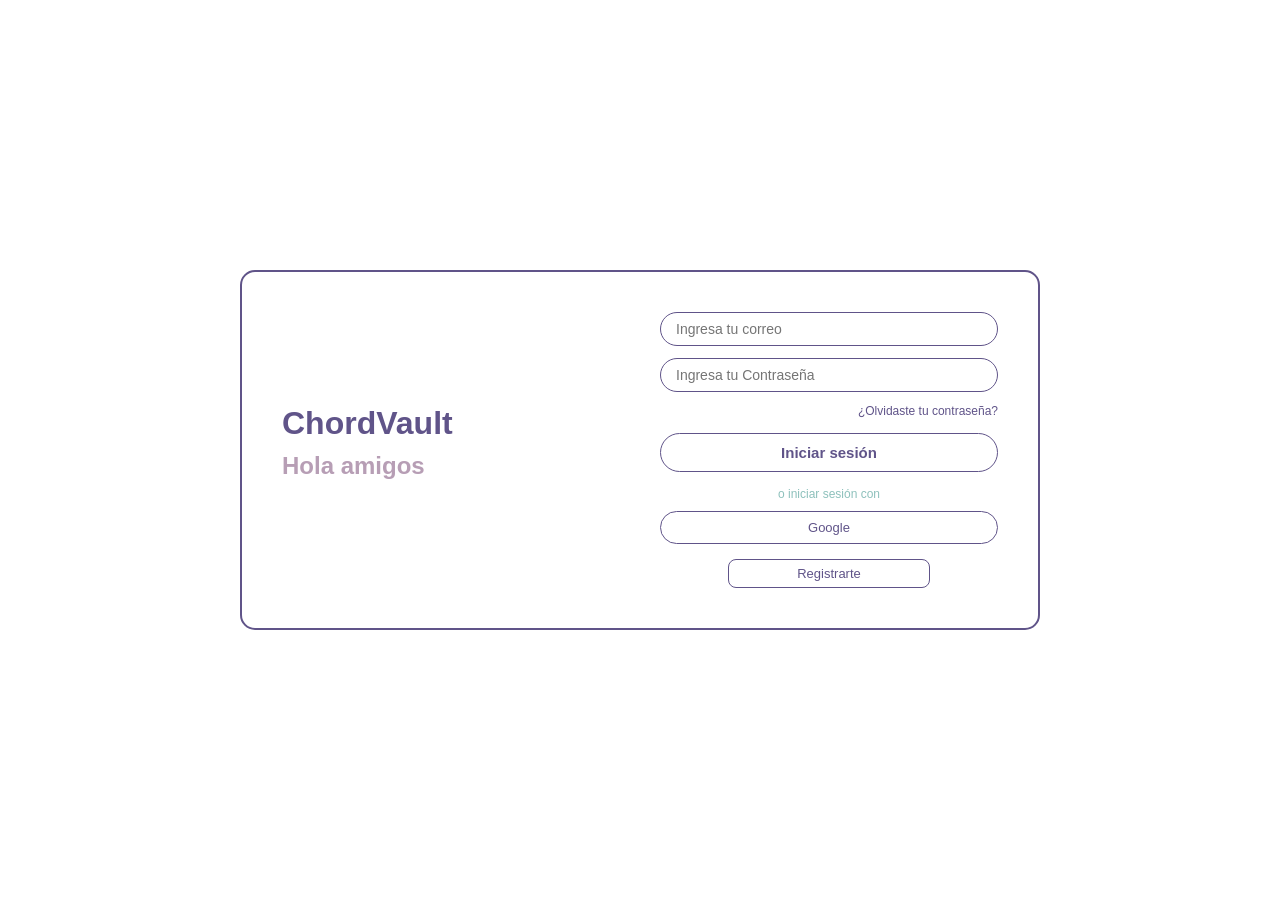
<file: Aplicacion/index.html>
<!DOCTYPE html>
<html lang="es">
<head>
    <meta charset="UTF-8" />
    <meta name="viewport" content="width=device-width, initial-scale=1.0" />
    <link rel="stylesheet" href="CSS/estilo.css" />
    <title>Iniciar Sesión</title>
</head>
<body>

    <div id="contenedor">
        <div>
            <h1>ChordVault</h1>


            <h2>Hola amigos</h2>
        </div>

        <div>
            <form>
                <div>
                    <input type="email" placeholder="Ingresa tu correo" required />
                </div>

                <div>
                    <input type="password" placeholder="Ingresa tu Contraseña" required />
                </div>

                <a href="#">¿Olvidaste tu contraseña?</a>

                <button type="submit">Iniciar sesión</button>
            </form>

            <p id="texto-o">o iniciar sesión con</p>

            <div id="sociales">
                <button type="button">Google</button>
            </div>

            <button type="button" id="btn-registro">Registrarte</button>
        </div>

    </div>

    <script src="js/ejemplo.js"></script>
</body>
</html>
</file>
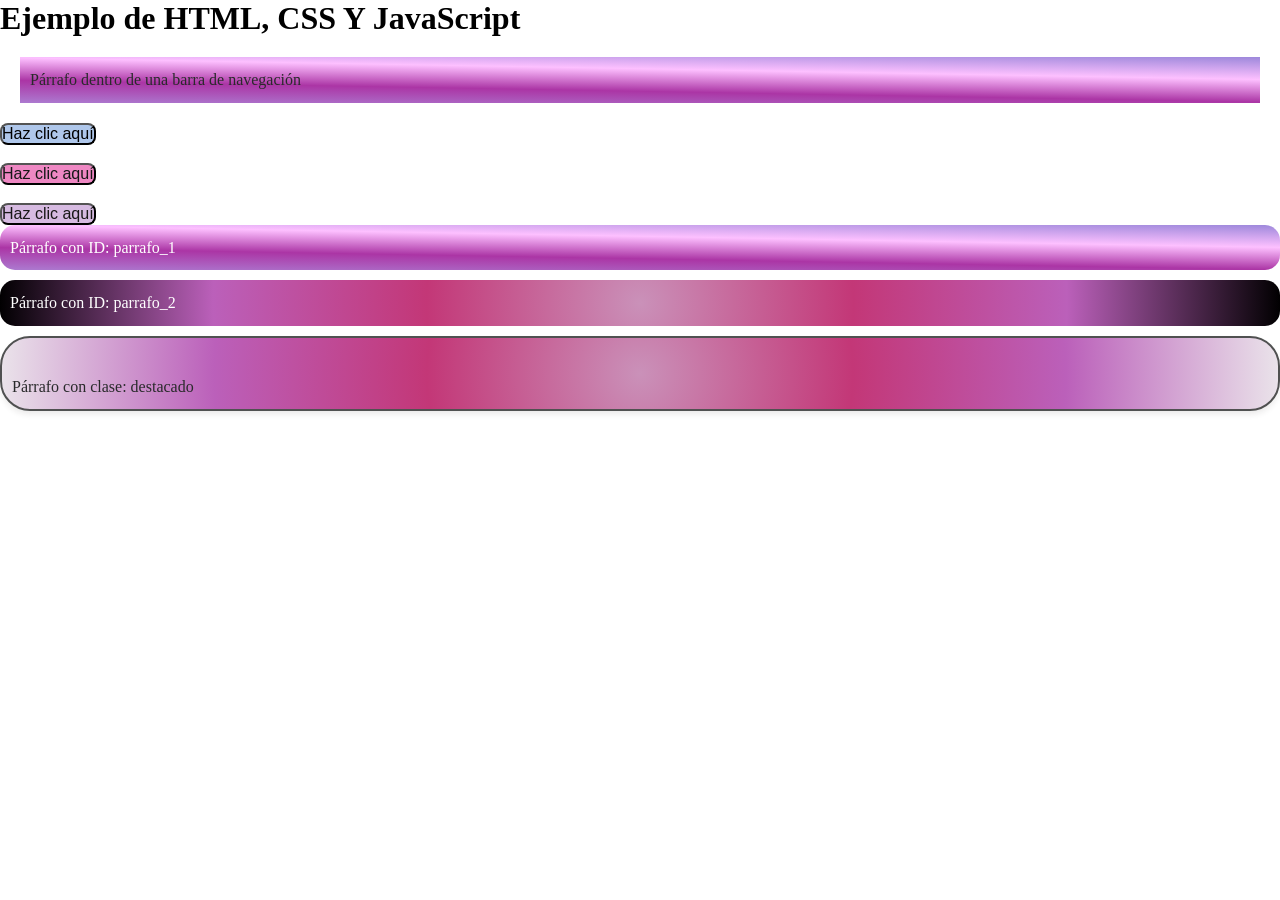
<file: ejercicio_02/index.html>
<!DOCTYPE html>
<html lang="en">
<head>
    <meta charset="UTF-8" />
    <meta name="viewport" content="width=device-width, initial-scale=1.0" />
    <link rel="icon" href="icono.png" />
    <link rel="stylesheet" href="CSS/estilo.css" />
    <title>Hola Mundo</title>
</head>
<body>

    <h1>Ejemplo de HTML, CSS Y JavaScript</h1>

    <nav>
        <p>Párrafo dentro de una barra de navegación</p>
    </nav>

    <button id="mi_boton">Haz clic aquí</button>
    <br><br>
    <button id="mi_boton2">Haz clic aquí</button>
    <br><br>
    <button id="mi_button3">Haz clic aquí</button>

    <p id="parrafo_1">Párrafo con ID: parrafo_1</p>
    <p id="parrafo_2">Párrafo con ID: parrafo_2</p>

    <p class="destacado">Párrafo con clase: destacado</p>

    <script src="js/ejemplo.js"></script>
</body>
</html>
</file>
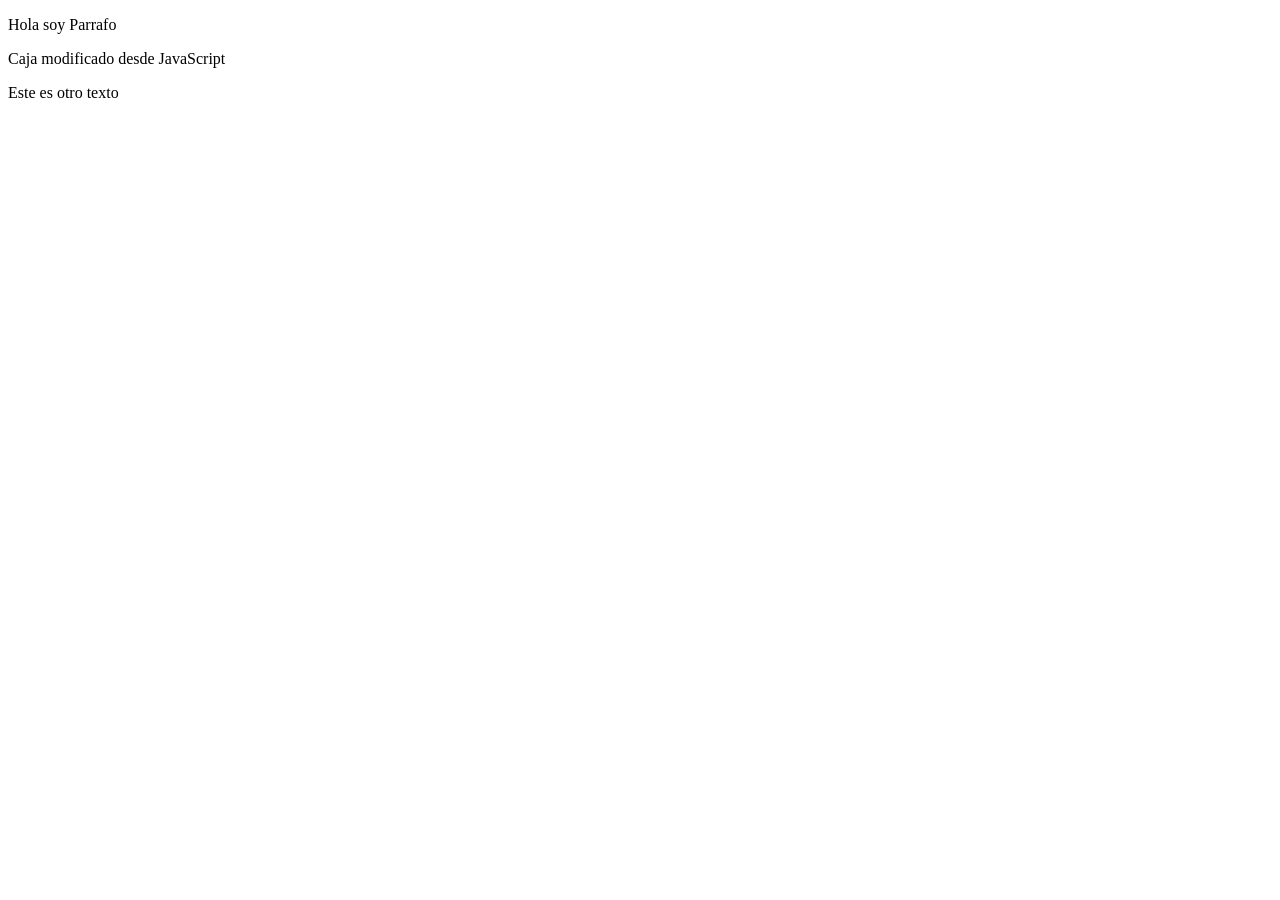
<file: Ejercicios/ejercicios_03/index.html>
<!doctype html>
<html lang ="es">
    <head>
        <meta charset="UTF-8" />
        <meta name="viewport" content="width=device-width, initial-scale=1.0" />
        <link rel="icon" href="icono.png" />
        <link rel="stylesheet" href="static/CSS/style.css" />
        <title>Java</title>
</head>
    <body>

    <p>Hola soy Parrafo

    <p name="parrafo1">Caja modificado desde JavaScript</p>

    <p id="parrafo2">Este es otro texto</p>

    <script src="static/js/script.js"></script>
  </body>
</html>
</file>
<file: Aplicacion/CSS/estilo.css>
:root {
  --color-1: #b29ad2;
  --color-2: #C49C88;
  --color-3: #8ec1bc;
  --color-4: #b79eb5;
  --color-5: #605489;
}

* {
    margin: 0;
    padding: 0;
    box-sizing: border-box;
    font-family: Arial, sans-serif;
}

body {
    background-color: #ffffff;
    display: flex;
    justify-content: center;
    align-items: center;
    min-height: 100vh;
    padding: 20px;
}


#contenedor {
    border: 2px solid var(--color-5);
    border-radius: 15px;
    padding: 40px;
    width: 100%;
    max-width: 800px;
    display: flex;
    justify-content: space-between;
    align-items: center;
    gap: 40px;
}

#contenedor > div {
    flex: 1;
}

h1 {
    font-size: 32px;
    color: var(--color-5);
    margin-bottom: 10px;
}

h2 {
    font-size: 24px;
    color: var(--color-4);
    margin-bottom: 15px;
}

form div {
    border: 1.5px solid var(--color-5);
    border-radius: 25px;
    padding: 8px 15px;
    display: flex;
    align-items: center;
    margin-bottom: 12px;
}

form span {
    margin-right: 10px;
    color: var(--color-5);
}

input {
    border: none;
    outline: none;
    width: 100%;
    font-size: 14px;
    color: var(--color-5);
    background: transparent;
}

a {
    display: block;
    text-align: right;
    font-size: 12px;
    color: var(--color-5);
    text-decoration: none;
    margin-bottom: 15px;
}

form button {
    width: 100%;
    padding: 10px;
    border: 1.5px solid var(--color-5);
    background-color: #ffffff;
    color: var(--color-5);
    border-radius: 20px;
    font-size: 15px;
    font-weight: bold;
    cursor: pointer;
    margin-bottom: 15px;
}

#texto-o {
    text-align: center;
    font-size: 12px;
    color: var(--color-3);
    margin-bottom: 10px;
}

#sociales {
    display: flex;
    gap: 10px;
    margin-bottom: 15px;
}

#sociales button {
    flex: 1;
    padding: 8px;
    border: 1.5px solid var(--color-5);
    background-color: #ffffff;
    color: var(--color-5);
    border-radius: 20px;
    cursor: pointer;
    font-size: 13px;
    display: flex;
    align-items: center;
    justify-content: center;
    gap: 5px;
}


#btn-registro {
    display: block;
    width: 60%;
    margin: 0 auto;
    padding: 6px;
    border: 1.5px solid var(--color-5);
    background-color: #ffffff;
    color: var(--color-5);
    border-radius: 8px;
    cursor: pointer;
    font-size: 13px;
}
/*
Unidades de medida
1. px (píxeles): Unidad de medida fija. Recomendada para bordes.
2. rem (root em): Medcida relativa al tamaño de fuente.
     1rem = 16px
3. % (porcentaje): Medida relativa al tamaño del elemento padre.
4. vh (viewport height): Relativo a la pantalla completa.
       100vh = 100% de la altura visible del monitor.
</file>
<file: ejercicio_02/CSS/estilo.css>
:root {
  --color_primario: #afc7eb;
  --color_secundario: #EEF3D5;
  --color-de-fondo: #efdbeb;
  --color-4: #e48cd1;
  --color-5: #CABEED;
}

#mi_boton {
    background-color: var(--color_primario);
    color: rgb(24, 21, 21));
    font-size: 16px;
    border-radius: 8px;
}

#mi_boton2 {
    color: rgb(23, 23, 23); /* color del texto */
    background-color: rgb(238, 135, 195);
    font-size: 16px;
    border-radius: 8px;
}

#mi_button3 {
    background-color: rgb(214, 186, 225);
    color: rgb(24, 23, 23);
    font-size: 16px;
    border-radius: 8px;
}

button:hover {
    background-color: grey;
    cursor: pointer;
    color: rgb(180, 214, 234);
    font-size: 16px;
}

/* 1. Selector universal */
* {
    margin: 0;
    padding: 0;
    box-sizing: border-box;
}

/* 2. Selector de tipo (etiqueta html) */
p {
    line-height: 1.6;
    color: rgb(41, 42, 43);
    background: linear-gradient(181deg, #9D88DB, #FDC0FF, #AB35A5, #AC7AD0, #141615);
    padding: 10px;
    margin-bottom: 10px;
}

/* 3. Selector de clase (prefijo .) */
.destacado {
background: radial-gradient(circle, #CA91B9, #C33777, #BB60BA, #eae3ea);
    border-radius: 30px;
    box-shadow: 0 4px 6px -1px rgba(35, 34, 34, 0.1);
    border: 2px solid rgb(80, 81, 81);
    padding: 10px;
    padding-top:4vh;
}

/* 4. Selector de id (aplica a un solo elemento) */
#parrafo_1 {
    background: linear-gradient(181deg, #9D88DB, #FDC0FF, #AB35A5, #AC7AD0);
    color: white;
    border-radius: 15px;
}

#parrafo_2 {
    background: radial-gradient(circle, #CA91B9, #C33777, #BB60BA, #010001);
    color: white;
    border-radius: 15px;
}

/* 5. Selector descendente (a las etiquetas p dentro de un nav) */
nav p {
    font-size: 16px;
    background: linear-gradient(181deg, #9D88DB, #FDC0FF, #AB35A5, #AC7AD0);
    margin: 20px;
}

/*
Unidades de medida
1. px (píxeles): Unidad de medida fija. Recomendada para bordes.
2. rem (root em): Medcida relativa al tamaño de fuente.
     1rem = 16px
3. % (porcentaje): Medida relativa al tamaño del elemento padre.
4. vh (viewport height): Relativo a la pantalla completa.
       100vh = 100% de la altura visible del monitor.
</file>
<file: Ejercicios/ejercicios_03/static/CSS/style.css>
:root {
  --color_primario: #afc7eb;
  --color_secundario: #EEF3D5;
  --color-de-fondo: #efdbeb;
  --color-4: #e48cd1;
  --color-5: #CABEED;
}
</file>
